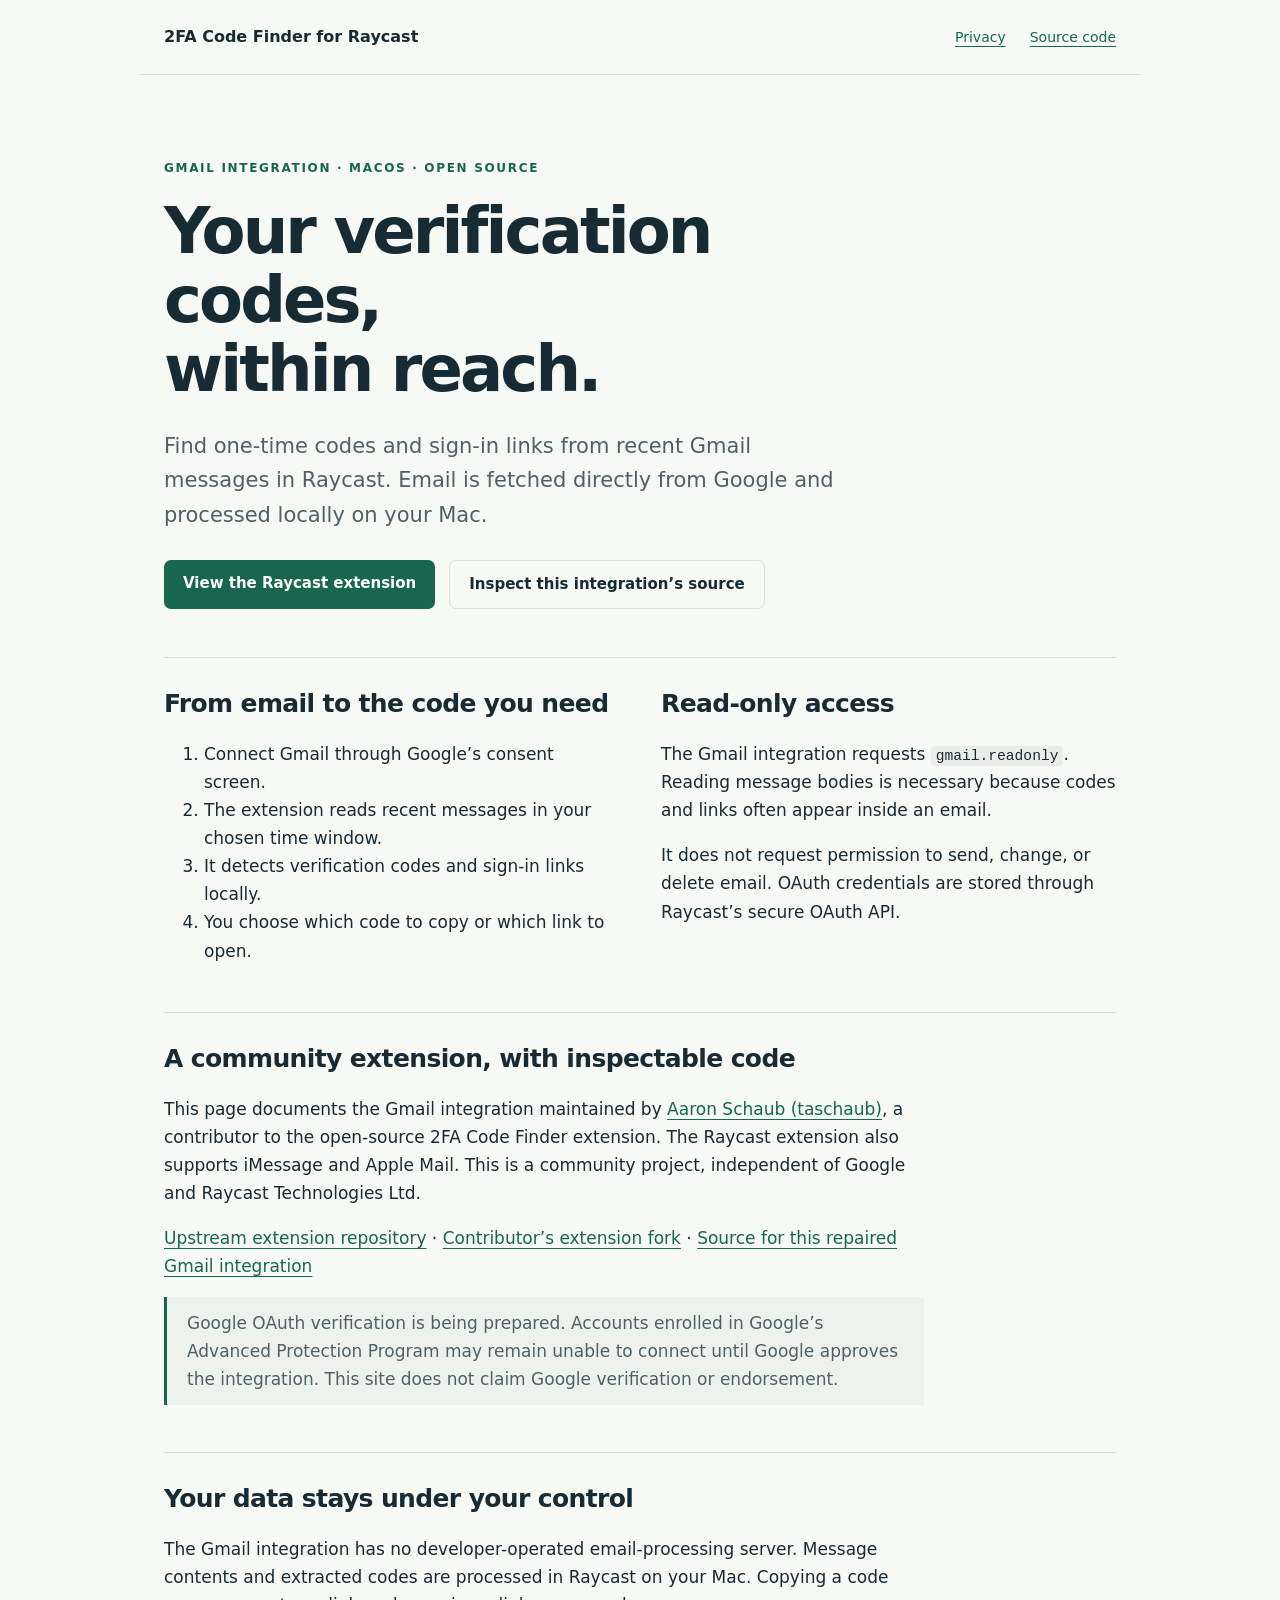
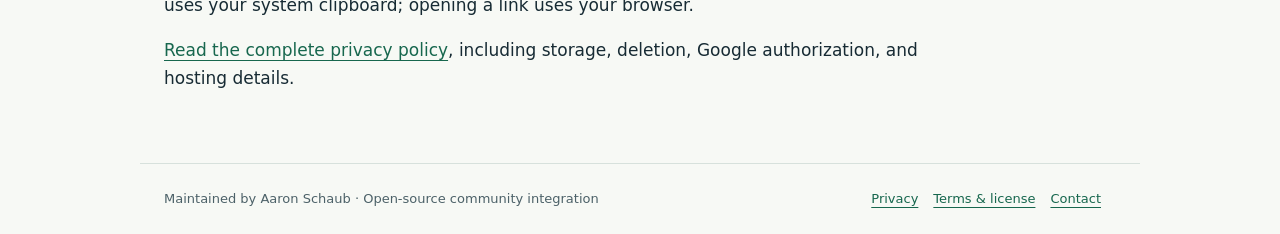
<file: index.html>
<!doctype html><html lang="en"><head><meta name="google-site-verification" content="MRYtsInn33WirtO2W-UpXgdRK1TlfcpzDze4UU_e4eA" /><meta charset="utf-8"><meta name="viewport" content="width=device-width,initial-scale=1"><title>2FA Code Finder for Raycast — Gmail integration</title><meta name="description" content="Find verification codes and sign-in links from recent Gmail messages locally in Raycast. Open-source integration maintained by Aaron Schaub."><link rel="stylesheet" href="styles.css"></head><body><header><a class="brand" href="./">2FA Code Finder for Raycast</a><nav aria-label="Main navigation"><a href="privacy.html">Privacy</a><a href="https://github.com/taschaub/taschaub.github.io/tree/main/extension">Source code</a></nav></header><main class=""><div class="hero"><div class="eyebrow">Gmail integration · macOS · Open source</div><h1>Your verification codes,<br>within reach.</h1><p class="lead">Find one-time codes and sign-in links from recent Gmail messages in Raycast. Email is fetched directly from Google and processed locally on your Mac.</p><div class="actions"><a class="button" href="https://www.raycast.com/yuercl/imessage-2fa">View the Raycast extension</a><a class="button secondary" href="https://github.com/taschaub/taschaub.github.io/tree/main/extension">Inspect this integration’s source</a></div></div><section class="columns"><div><h2>From email to the code you need</h2><ol><li>Connect Gmail through Google’s consent screen.</li><li>The extension reads recent messages in your chosen time window.</li><li>It detects verification codes and sign-in links locally.</li><li>You choose which code to copy or which link to open.</li></ol></div><div><h2>Read-only access</h2><p>The Gmail integration requests <code>gmail.readonly</code>. Reading message bodies is necessary because codes and links often appear inside an email.</p><p>It does not request permission to send, change, or delete email. OAuth credentials are stored through Raycast’s secure OAuth API.</p></div></section><section><h2>A community extension, with inspectable code</h2><p>This page documents the Gmail integration maintained by <a href="https://github.com/taschaub">Aaron Schaub (taschaub)</a>, a contributor to the open-source 2FA Code Finder extension. The Raycast extension also supports iMessage and Apple Mail. This is a community project, independent of Google and Raycast Technologies Ltd.</p><p><a href="https://github.com/raycast/extensions/tree/main/extensions/imessage-2fa">Upstream extension repository</a> · <a href="https://github.com/taschaub/raycast-extensions">Contributor’s extension fork</a> · <a href="https://github.com/taschaub/taschaub.github.io/tree/main/extension">Source for this repaired Gmail integration</a></p><p class="note">Google OAuth verification is being prepared. Accounts enrolled in Google’s Advanced Protection Program may remain unable to connect until Google approves the integration. This site does not claim Google verification or endorsement.</p></section><section><h2>Your data stays under your control</h2><p>The Gmail integration has no developer-operated email-processing server. Message contents and extracted codes are processed in Raycast on your Mac. Copying a code uses your system clipboard; opening a link uses your browser.</p><p><a href="privacy.html">Read the complete privacy policy</a>, including storage, deletion, Google authorization, and hosting details.</p></section></main><footer><span>Maintained by Aaron Schaub · Open-source community integration</span><span><a href="privacy.html">Privacy</a><a href="terms.html">Terms &amp; license</a><a href="mailto:tim.aaron.schaub@gmail.com">Contact</a></span></footer></body></html>
</file>
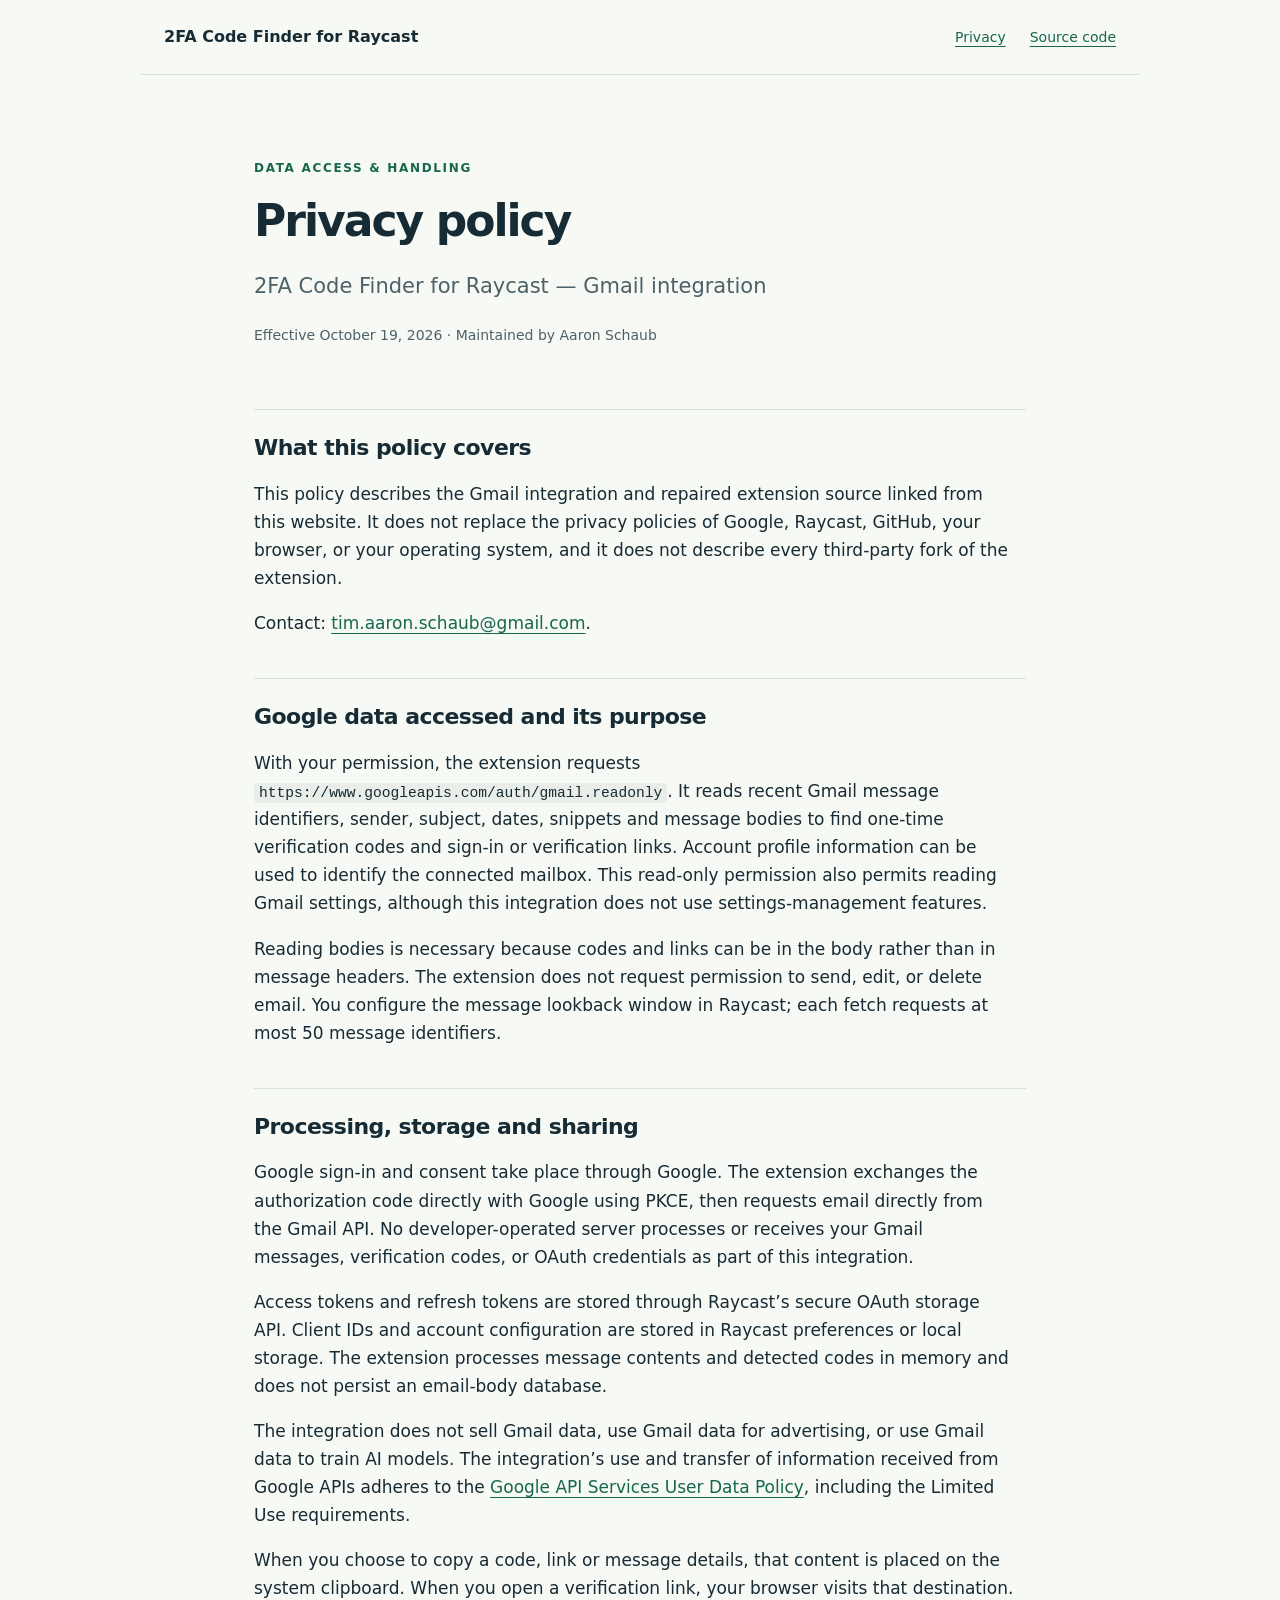
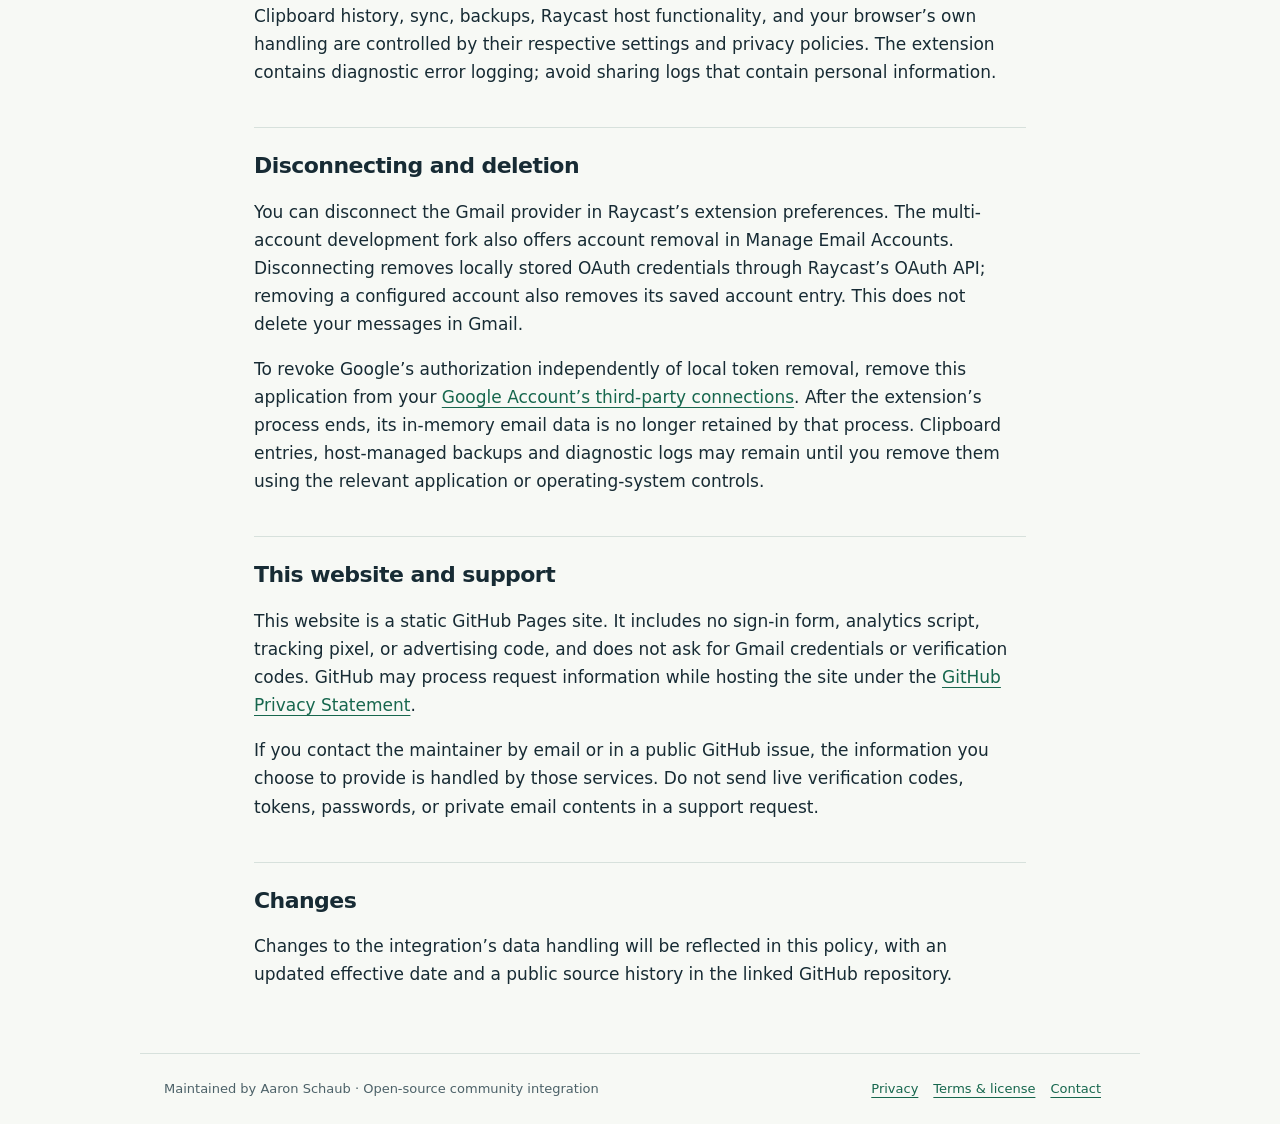
<file: privacy.html>
<!doctype html><html lang="en"><head><meta charset="utf-8"><meta name="viewport" content="width=device-width,initial-scale=1"><title>Privacy — 2FA Code Finder for Raycast</title><meta name="description" content="How the Gmail integration accesses, processes and stores Google user data, and how to disconnect it."><link rel="stylesheet" href="styles.css"></head><body><header><a class="brand" href="./">2FA Code Finder for Raycast</a><nav aria-label="Main navigation"><a href="privacy.html">Privacy</a><a href="https://github.com/taschaub/taschaub.github.io/tree/main/extension">Source code</a></nav></header><main class="document"><div class="hero"><div class="eyebrow">Data access &amp; handling</div><h1>Privacy policy</h1><p class="lead">2FA Code Finder for Raycast — Gmail integration</p><p class="small">Effective October 19, 2026 · Maintained by Aaron Schaub</p></div><section><h2>What this policy covers</h2><p>This policy describes the Gmail integration and repaired extension source linked from this website. It does not replace the privacy policies of Google, Raycast, GitHub, your browser, or your operating system, and it does not describe every third-party fork of the extension.</p><p>Contact: <a href="mailto:tim.aaron.schaub@gmail.com">tim.aaron.schaub@gmail.com</a>.</p></section><section><h2>Google data accessed and its purpose</h2><p>With your permission, the extension requests <code>https://www.googleapis.com/auth/gmail.readonly</code>. It reads recent Gmail message identifiers, sender, subject, dates, snippets and message bodies to find one-time verification codes and sign-in or verification links. Account profile information can be used to identify the connected mailbox. This read-only permission also permits reading Gmail settings, although this integration does not use settings-management features.</p><p>Reading bodies is necessary because codes and links can be in the body rather than in message headers. The extension does not request permission to send, edit, or delete email. You configure the message lookback window in Raycast; each fetch requests at most 50 message identifiers.</p></section><section><h2>Processing, storage and sharing</h2><p>Google sign-in and consent take place through Google. The extension exchanges the authorization code directly with Google using PKCE, then requests email directly from the Gmail API. No developer-operated server processes or receives your Gmail messages, verification codes, or OAuth credentials as part of this integration.</p><p>Access tokens and refresh tokens are stored through Raycast’s secure OAuth storage API. Client IDs and account configuration are stored in Raycast preferences or local storage. The extension processes message contents and detected codes in memory and does not persist an email-body database.</p><p>The integration does not sell Gmail data, use Gmail data for advertising, or use Gmail data to train AI models. The integration’s use and transfer of information received from Google APIs adheres to the <a href="https://developers.google.com/terms/api-services-user-data-policy">Google API Services User Data Policy</a>, including the Limited Use requirements.</p><p>When you choose to copy a code, link or message details, that content is placed on the system clipboard. When you open a verification link, your browser visits that destination. Clipboard history, sync, backups, Raycast host functionality, and your browser’s own handling are controlled by their respective settings and privacy policies. The extension contains diagnostic error logging; avoid sharing logs that contain personal information.</p></section><section><h2>Disconnecting and deletion</h2><p>You can disconnect the Gmail provider in Raycast’s extension preferences. The multi-account development fork also offers account removal in Manage Email Accounts. Disconnecting removes locally stored OAuth credentials through Raycast’s OAuth API; removing a configured account also removes its saved account entry. This does not delete your messages in Gmail.</p><p>To revoke Google’s authorization independently of local token removal, remove this application from your <a href="https://myaccount.google.com/connections">Google Account’s third-party connections</a>. After the extension’s process ends, its in-memory email data is no longer retained by that process. Clipboard entries, host-managed backups and diagnostic logs may remain until you remove them using the relevant application or operating-system controls.</p></section><section><h2>This website and support</h2><p>This website is a static GitHub Pages site. It includes no sign-in form, analytics script, tracking pixel, or advertising code, and does not ask for Gmail credentials or verification codes. GitHub may process request information while hosting the site under the <a href="https://docs.github.com/en/site-policy/privacy-policies/github-general-privacy-statement">GitHub Privacy Statement</a>.</p><p>If you contact the maintainer by email or in a public GitHub issue, the information you choose to provide is handled by those services. Do not send live verification codes, tokens, passwords, or private email contents in a support request.</p></section><section><h2>Changes</h2><p>Changes to the integration’s data handling will be reflected in this policy, with an updated effective date and a public source history in the linked GitHub repository.</p></section></main><footer><span>Maintained by Aaron Schaub · Open-source community integration</span><span><a href="privacy.html">Privacy</a><a href="terms.html">Terms &amp; license</a><a href="mailto:tim.aaron.schaub@gmail.com">Contact</a></span></footer></body></html>
</file>
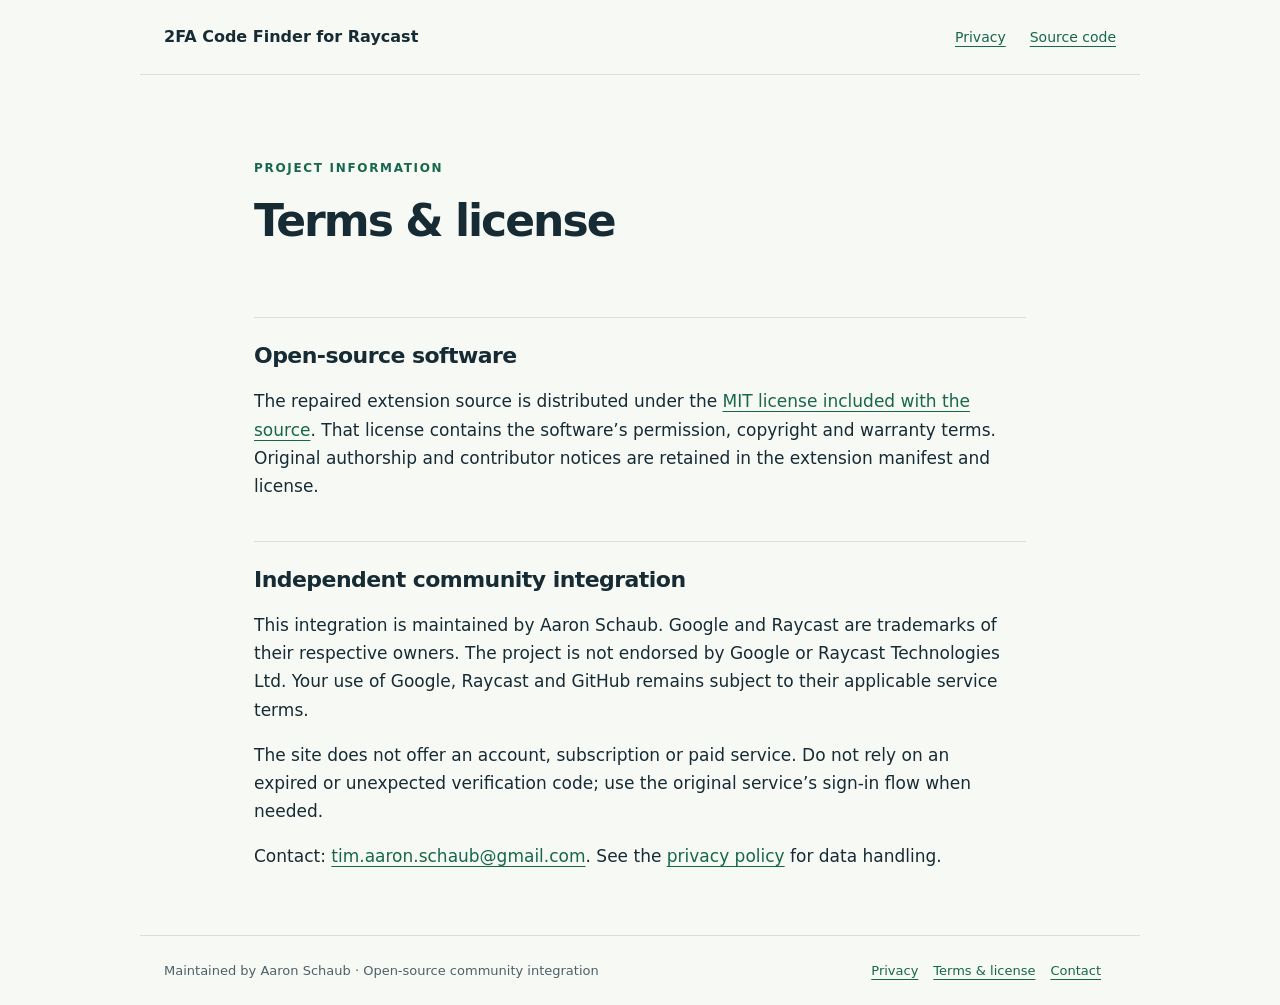
<file: terms.html>
<!doctype html><html lang="en"><head><meta charset="utf-8"><meta name="viewport" content="width=device-width,initial-scale=1"><title>Terms &amp; license — 2FA Code Finder for Raycast</title><meta name="description" content="Open-source license and project identity for the community Gmail integration."><link rel="stylesheet" href="styles.css"></head><body><header><a class="brand" href="./">2FA Code Finder for Raycast</a><nav aria-label="Main navigation"><a href="privacy.html">Privacy</a><a href="https://github.com/taschaub/taschaub.github.io/tree/main/extension">Source code</a></nav></header><main class="document"><div class="hero"><div class="eyebrow">Project information</div><h1>Terms &amp; license</h1></div><section><h2>Open-source software</h2><p>The repaired extension source is distributed under the <a href="https://github.com/taschaub/taschaub.github.io/blob/main/extension/LICENSE">MIT license included with the source</a>. That license contains the software’s permission, copyright and warranty terms. Original authorship and contributor notices are retained in the extension manifest and license.</p></section><section><h2>Independent community integration</h2><p>This integration is maintained by Aaron Schaub. Google and Raycast are trademarks of their respective owners. The project is not endorsed by Google or Raycast Technologies Ltd. Your use of Google, Raycast and GitHub remains subject to their applicable service terms.</p><p>The site does not offer an account, subscription or paid service. Do not rely on an expired or unexpected verification code; use the original service’s sign-in flow when needed.</p><p>Contact: <a href="mailto:tim.aaron.schaub@gmail.com">tim.aaron.schaub@gmail.com</a>. See the <a href="privacy.html">privacy policy</a> for data handling.</p></section></main><footer><span>Maintained by Aaron Schaub · Open-source community integration</span><span><a href="privacy.html">Privacy</a><a href="terms.html">Terms &amp; license</a><a href="mailto:tim.aaron.schaub@gmail.com">Contact</a></span></footer></body></html>
</file>
<file: styles.css>
:root{color-scheme:light;--ink:#172b34;--muted:#4c6168;--accent:#17674e;--line:#d7e1dc;--paper:#f7f9f5}*{box-sizing:border-box}body{margin:0;background:var(--paper);color:var(--ink);font:17px/1.65 system-ui,-apple-system,BlinkMacSystemFont,"Segoe UI",sans-serif}a{color:var(--accent);text-underline-offset:4px}a:hover{text-decoration-thickness:2px}header,main,footer{max-width:1000px;margin:auto;padding:24px}header{display:flex;justify-content:space-between;align-items:center;border-bottom:1px solid var(--line);gap:20px}header a{font-size:14px}header .brand{color:var(--ink);font-weight:750;text-decoration:none;font-size:16px}nav{display:flex;gap:24px;flex-wrap:wrap}.hero{padding:60px 0 48px;max-width:760px}.eyebrow{text-transform:uppercase;letter-spacing:.14em;font-size:12px;font-weight:750;color:var(--accent)}h1{font-size:clamp(36px,6vw,64px);line-height:1.08;letter-spacing:-.045em;margin:18px 0 24px}h2{font-size:25px;line-height:1.25;letter-spacing:-.025em;margin-top:0}h3{font-size:19px}.lead{font-size:21px;color:var(--muted);max-width:690px}.actions{display:flex;gap:14px;flex-wrap:wrap;margin-top:28px}.button{display:inline-block;border-radius:7px;background:var(--accent);color:white;padding:11px 19px;text-decoration:none;font-weight:650;font-size:15px}.button.secondary{background:transparent;border:1px solid var(--line);color:var(--ink)}section{padding:30px 0;border-top:1px solid var(--line)}.columns{display:grid;grid-template-columns:1fr 1fr;gap:42px}.note{border-left:3px solid var(--accent);padding:12px 20px;background:#edf3ec;color:var(--muted)}p,ul,ol{max-width:760px}code{font-size:.86em;overflow-wrap:anywhere;background:#e9eee8;padding:2px 5px;border-radius:4px}.document{max-width:820px}.document h1{font-size:44px}.document section{padding:24px 0}.document section h2{font-size:22px}footer{font-size:13px;color:var(--muted);border-top:1px solid var(--line);display:flex;justify-content:space-between;gap:20px;flex-wrap:wrap}footer a{margin-right:15px}.small{font-size:14px;color:var(--muted)}:focus-visible{outline:3px solid #ca711d;outline-offset:4px}@media(max-width:650px){header{align-items:flex-start;flex-direction:column}.hero{padding:38px 0}.columns{grid-template-columns:1fr;gap:18px}.lead{font-size:19px}main,header,footer{padding:20px}nav{gap:18px}.document h1{font-size:36px}}
</file>
